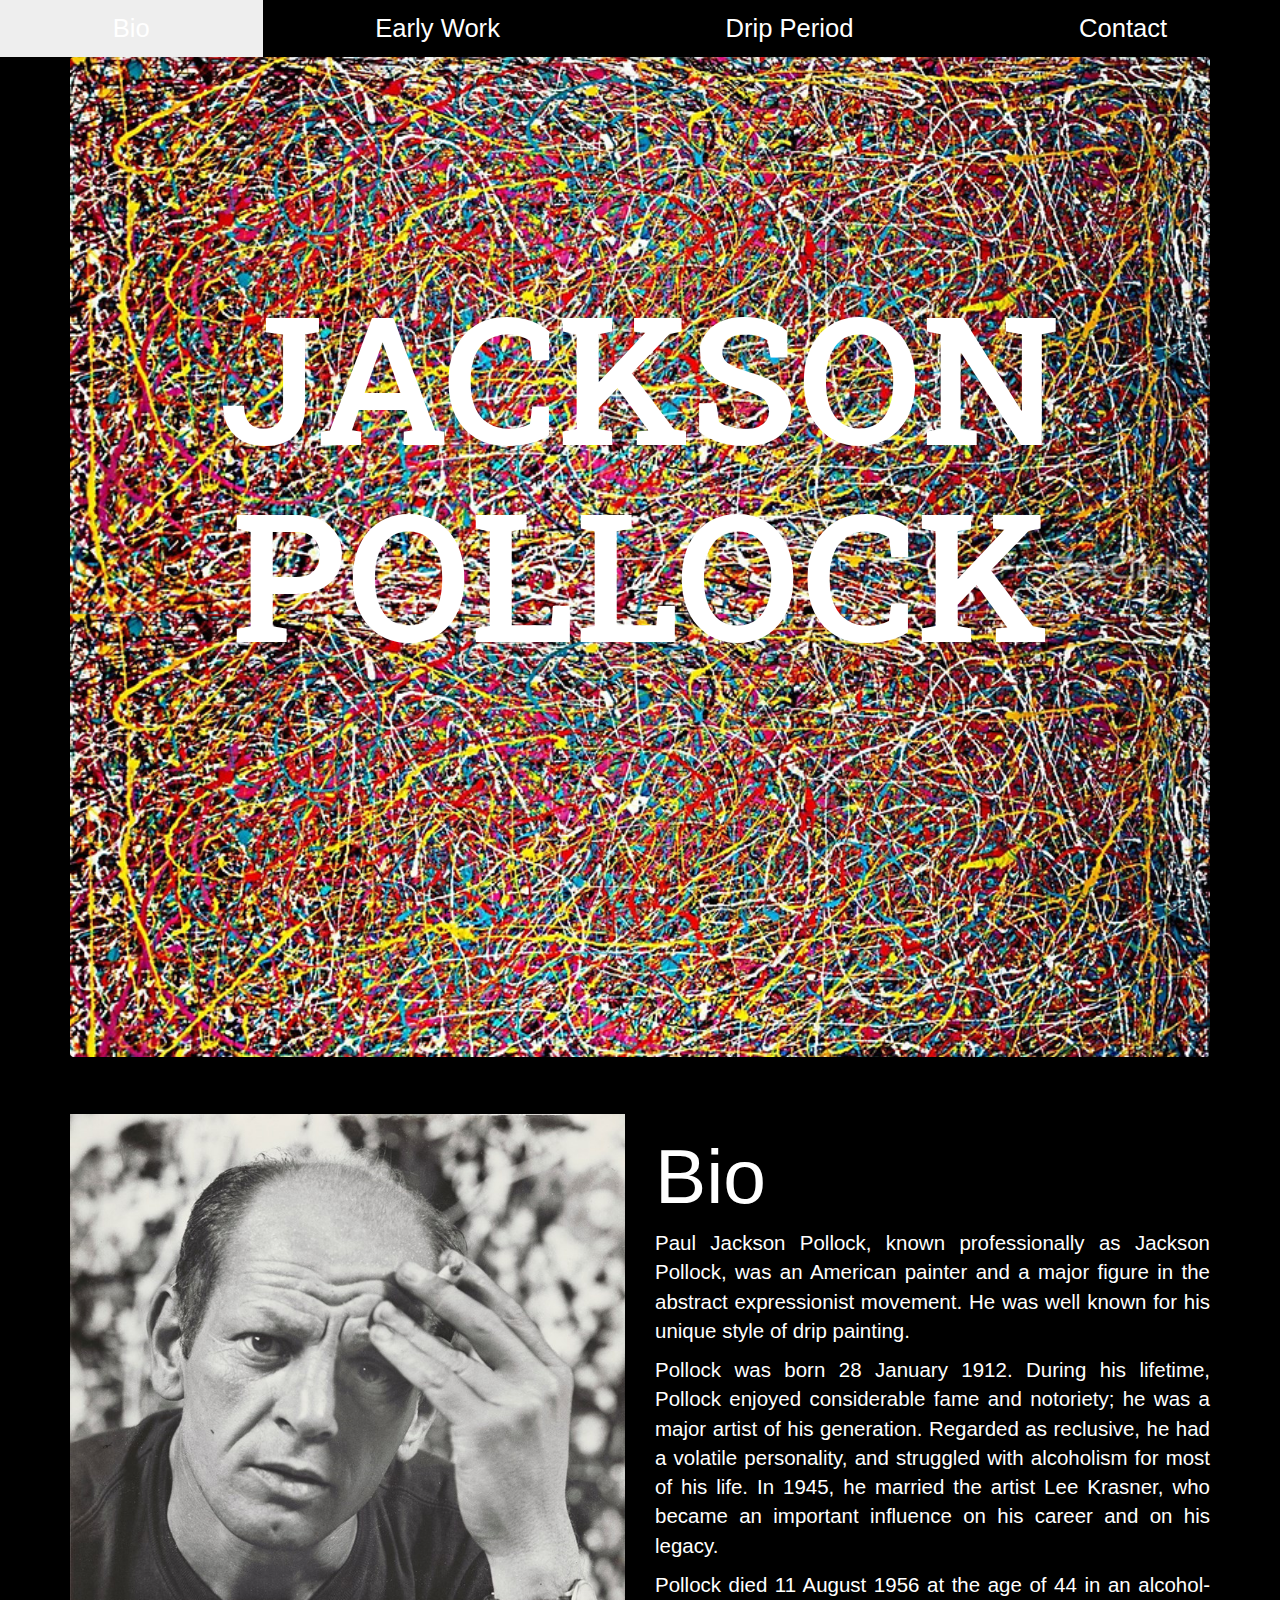
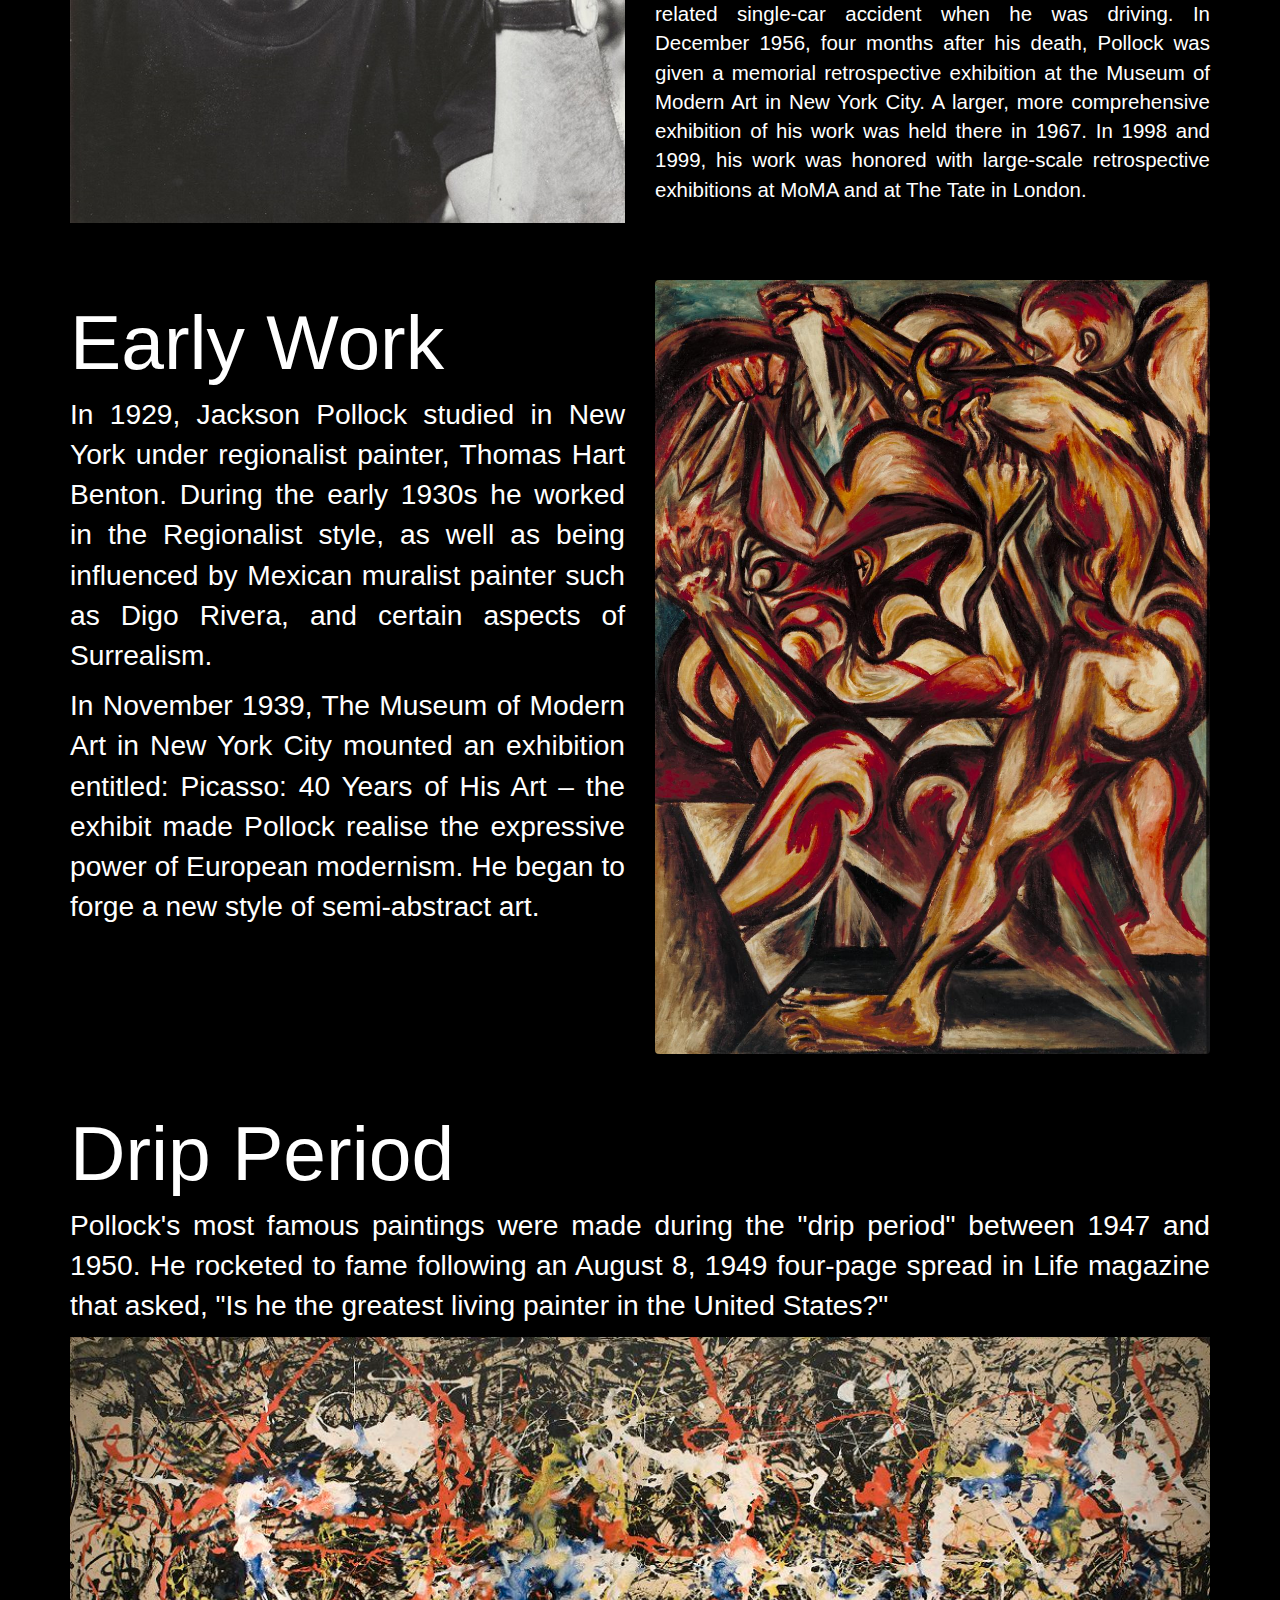
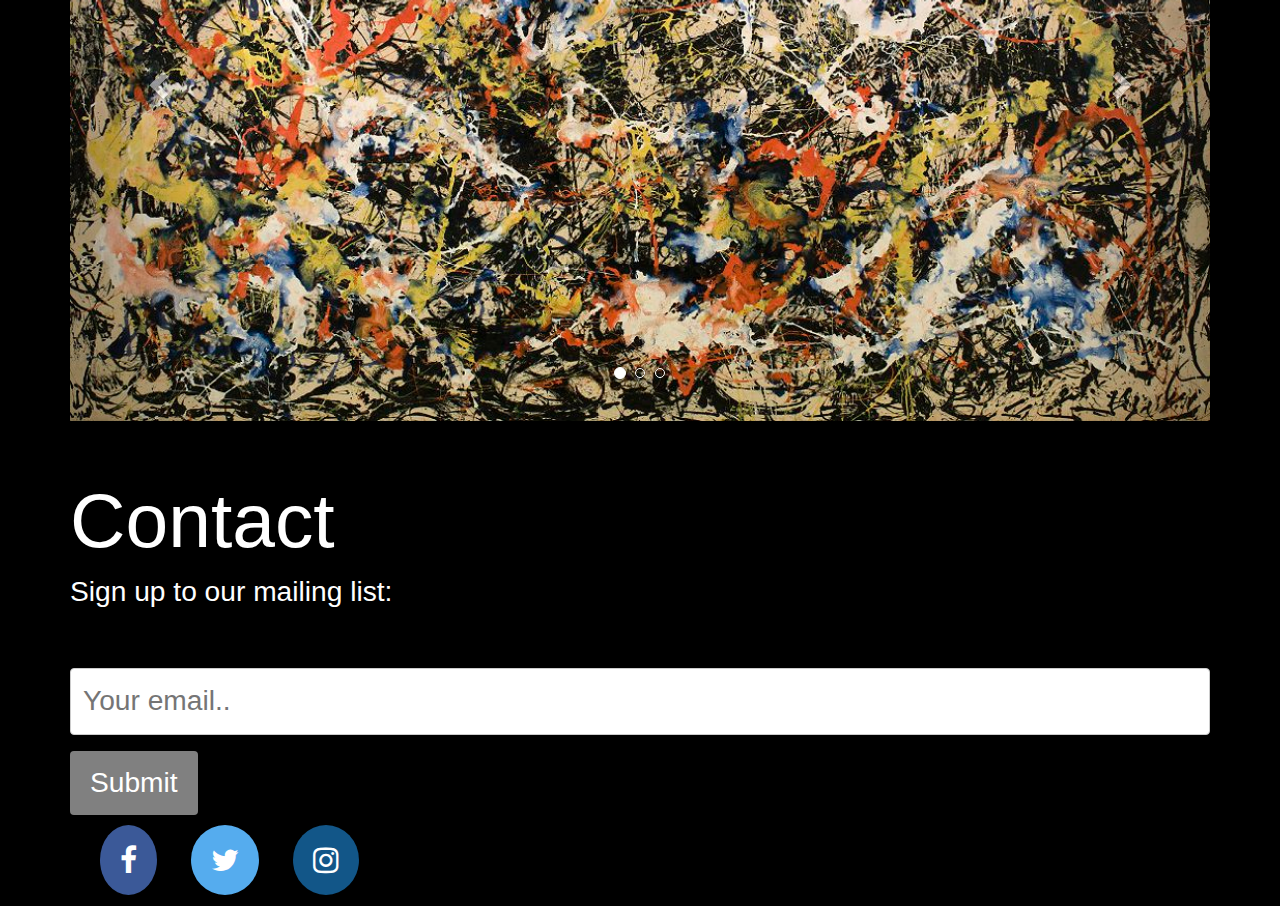
<file: index.html>
<!DOCTYPE html>
<html>
<head>
	<title>Jackson Pollock</title>
	<meta content="width=device-width, initial-scale=1.0" name="viewport">
	<script src="https://code.jquery.com/jquery-3.2.1.min.js">
	</script><!-- Latest compiled and minified CSS -->
	<link href="https://maxcdn.bootstrapcdn.com/bootstrap/3.3.7/css/bootstrap.min.css" rel="stylesheet"><!-- Latest compiled and minified JavaScript -->

	<script src="https://maxcdn.bootstrapcdn.com/bootstrap/3.3.7/js/bootstrap.min.js">
	</script>
	<link href='CFLA.css' rel='stylesheet' type='text/css'>
	<link href="https://fonts.googleapis.com/css?family=Roboto+Slab" rel="stylesheet">
	<link href="https://cdnjs.cloudflare.com/ajax/libs/font-awesome/4.7.0/css/font-awesome.min.css" rel="stylesheet">
</head>
<body>
	<ul class="nav">
		<li>
			<a href="#bio">Bio</a>
		</li>
		<li>
			<a href="#early">Early Work</a>
		</li>
		<li>
			<a href="#drip">Drip Period</a>
		</li>
		<li>
			<a href="#contact">Contact</a>
		</li>
	</ul>
	<div class="container">
		<div class="header">
			<h1>JACKSON POLLOCK</h1>
		</div>
		<div class="bio row" id="bio">
			<img alt="Portrait" class="imgbio col-md-6" src="./Images/portrait.jpg">
			<div class="bio2 col-md-6 offset-col-md-6">
				<h2>Bio</h2>
				<p>Paul Jackson Pollock, known professionally as Jackson Pollock, was an American painter and a major figure in the abstract expressionist movement. He was well known for his unique style of drip painting.</p>
				<p>Pollock was born 28 January 1912. During his lifetime, Pollock enjoyed considerable fame and notoriety; he was a major artist of his generation. Regarded as reclusive, he had a volatile personality, and struggled with alcoholism for most of his life. In 1945, he married the artist Lee Krasner, who became an important influence on his career and on his legacy.</p>
				<p>Pollock died 11 August 1956 at the age of 44 in an alcohol-related single-car accident when he was driving. In December 1956, four months after his death, Pollock was given a memorial retrospective exhibition at the Museum of Modern Art in New York City. A larger, more comprehensive exhibition of his work was held there in 1967. In 1998 and 1999, his work was honored with large-scale retrospective exhibitions at MoMA and at The Tate in London.</p>
			</div>
		</div>
		<div class="early row" id="early">
			<div class="textearly order-1 col-md-6">
				<h2>Early Work</h2>
				<p>In 1929, Jackson Pollock studied in New York under regionalist painter, Thomas Hart Benton. During the early 1930s he worked in the Regionalist style, as well as being influenced by Mexican muralist painter such as Digo Rivera, and certain aspects of Surrealism.</p>
				<p>In November 1939, The Museum of Modern Art in New York City mounted an exhibition entitled: Picasso: 40 Years of His Art – the exhibit made Pollock realise the expressive power of European modernism. He began to forge a new style of semi-abstract art.</p>
			</div>
			<div class="order-12 col-md-6"><img alt="Man with knife 1938" class="imagearly" src="./Images/Manwithknife.jpg"></div>
		</div>
		<div class="drip" id="drip">
			<h2>Drip Period</h2>
			<p>Pollock's most famous paintings were made during the "drip period" between 1947 and 1950. He rocketed to fame following an August 8, 1949 four-page spread in Life magazine that asked, "Is he the greatest living painter in the United States?"</p>
			<div class="carousel slide" data-ride="carousel" id="carousel-example-generic">
				<!-- Indicators -->
				<ol class="carousel-indicators">
					<li class="active" data-slide-to="0" data-target="#carousel-example-generic"></li>
					<li data-slide-to="1" data-target="#carousel-example-generic"></li>
					<li data-slide-to="2" data-target="#carousel-example-generic"></li>
				</ol><!-- Wrapper for slides -->
				<div class="carousel-inner" role="listbox">
					<div class="item active"><img class="img-responsive" src="./Images/convergence.jpg"></div>
					<div class="item"><img class="img-responsive" src="./Images/AutumnRhythm.jpg"></div>
					<div class="item"><img class="img-responsive" src="./Images/numberone.jpg"></div>
				</div><!-- Controls -->
				 <a class="left carousel-control" data-slide="prev" href="#carousel-example-generic" role="button"><span aria-hidden="true" class="glyphicon glyphicon-chevron-left"></span> <span class="sr-only">Previous</span></a> <a class="right carousel-control" data-slide="next" href="#carousel-example-generic" role="button"><span aria-hidden="true" class="glyphicon glyphicon-chevron-right"></span> <span class="sr-only">Next</span></a>
			</div>
		</div>
		<div class="contact" id="contact">
			<h2>Contact</h2>
			<p>Sign up to our mailing list:</p>
			<form action="/action_page.php">
				<label for="fname"></label> <input id="fname" name="firstname" placeholder="Your email.." type="text"> <input type="submit" value="Submit">
			</form>
		</div>
		<div class="social-media row">
			<a class="fa fa-facebook" href="https://www.facebook.com/Jackson-Pollock-20463910599/"></a> <a class="fa fa-twitter" href="https://twitter.com/artistpollock"></a> <a class="fa fa-instagram"></a>
		</div>
	</div>
</body>
</html>
</file>
<file: CFLA.css>
h1 {
    color: white;
    font-family: 'Roboto Slab', serif;
    text-align: center;
    font-size: 14vw !important;
}
body {
    background-color: black !important;
}
.header {
    background-image: url("./Images/title.jpg");
    height: 1000px;
    width: 100%;
    background-size: contain;
    padding-top: 200px;
    border-radius: 4px;
}
ul.nav {
    list-style-type: none;
    margin: 0;
    padding: 0;
    overflow: hidden;
    background-color: black;
    display: flex;
    font-size: 2vw;
}
ul.nav li {
    flex-grow: 1;
}
li a {
    display: block;
    color: white;
    text-align: center;
    padding: 14px 16px;
    text-decoration: none;
}
li a:hover {
    background-color: #000;
    color: white;
}
h2 {
    font-size: 6vw;
}
.bio {
    background: black;
    font-size: 1.6vw;
    color: white;
    text-align: justify;
    margin-top: 5%;
}
.imgbio {
    height: 100%;
    border-radius: 4px;
}
.early {
    margin-top: 5%;
}
.imagearly {
    width: 100%;
    border-radius: 4px;
}
.textearly {
    background: black;
    font-size: 2.2vw;
    color: white;
    text-align: justify;
}
.drip {
    margin-top: 5%;
    background: black;
    font-size: 2.2vw;
    color: white;
    text-align: justify;
}
.carousel-inner img {
    object-fit: cover;
    width: 100%;
    height: 500px;
}
.contact {
    margin-top: 5%;
    font-size: 2.2vw;
    color: white;
}
input[type=text], select, textarea {
    width: 100%;
    padding: 12px;
    border: 1px solid #ccc;
    border-radius: 4px;
    box-sizing: border-box;
    margin-top: 6px;
    margin-bottom: 16px;
    resize: vertical;
}
input[type=submit] {
    background-color: grey;
    color: white;
    padding: 12px 20px;
    border: none;
    border-radius: 4px;
    cursor: pointer;
}
input[type=submit]:hover {
    background-color: #45a049;
}
.social-media {
    padding: 30px;
}
.social-media a {
    padding: 20px;
    font-size: 30px;
    width: 30px;
    text-align: center;
    text-decoration: none;
    margin: 5px 2px;
    border-radius: 50%;
    display: table;
}
.social-media a {
    display: inline;
    margin: 15px;
}
.fa:hover {
    opacity: 0.7;
}
.fa-facebook {
    background: #3B5998;
    color: white;
}
.fa-twitter {
    background: #55ACEE;
    color: white;
}
.fa-instagram {
    background: #125688;
    color: white;
}
@media (min-width: 1000px) {}
</file>
